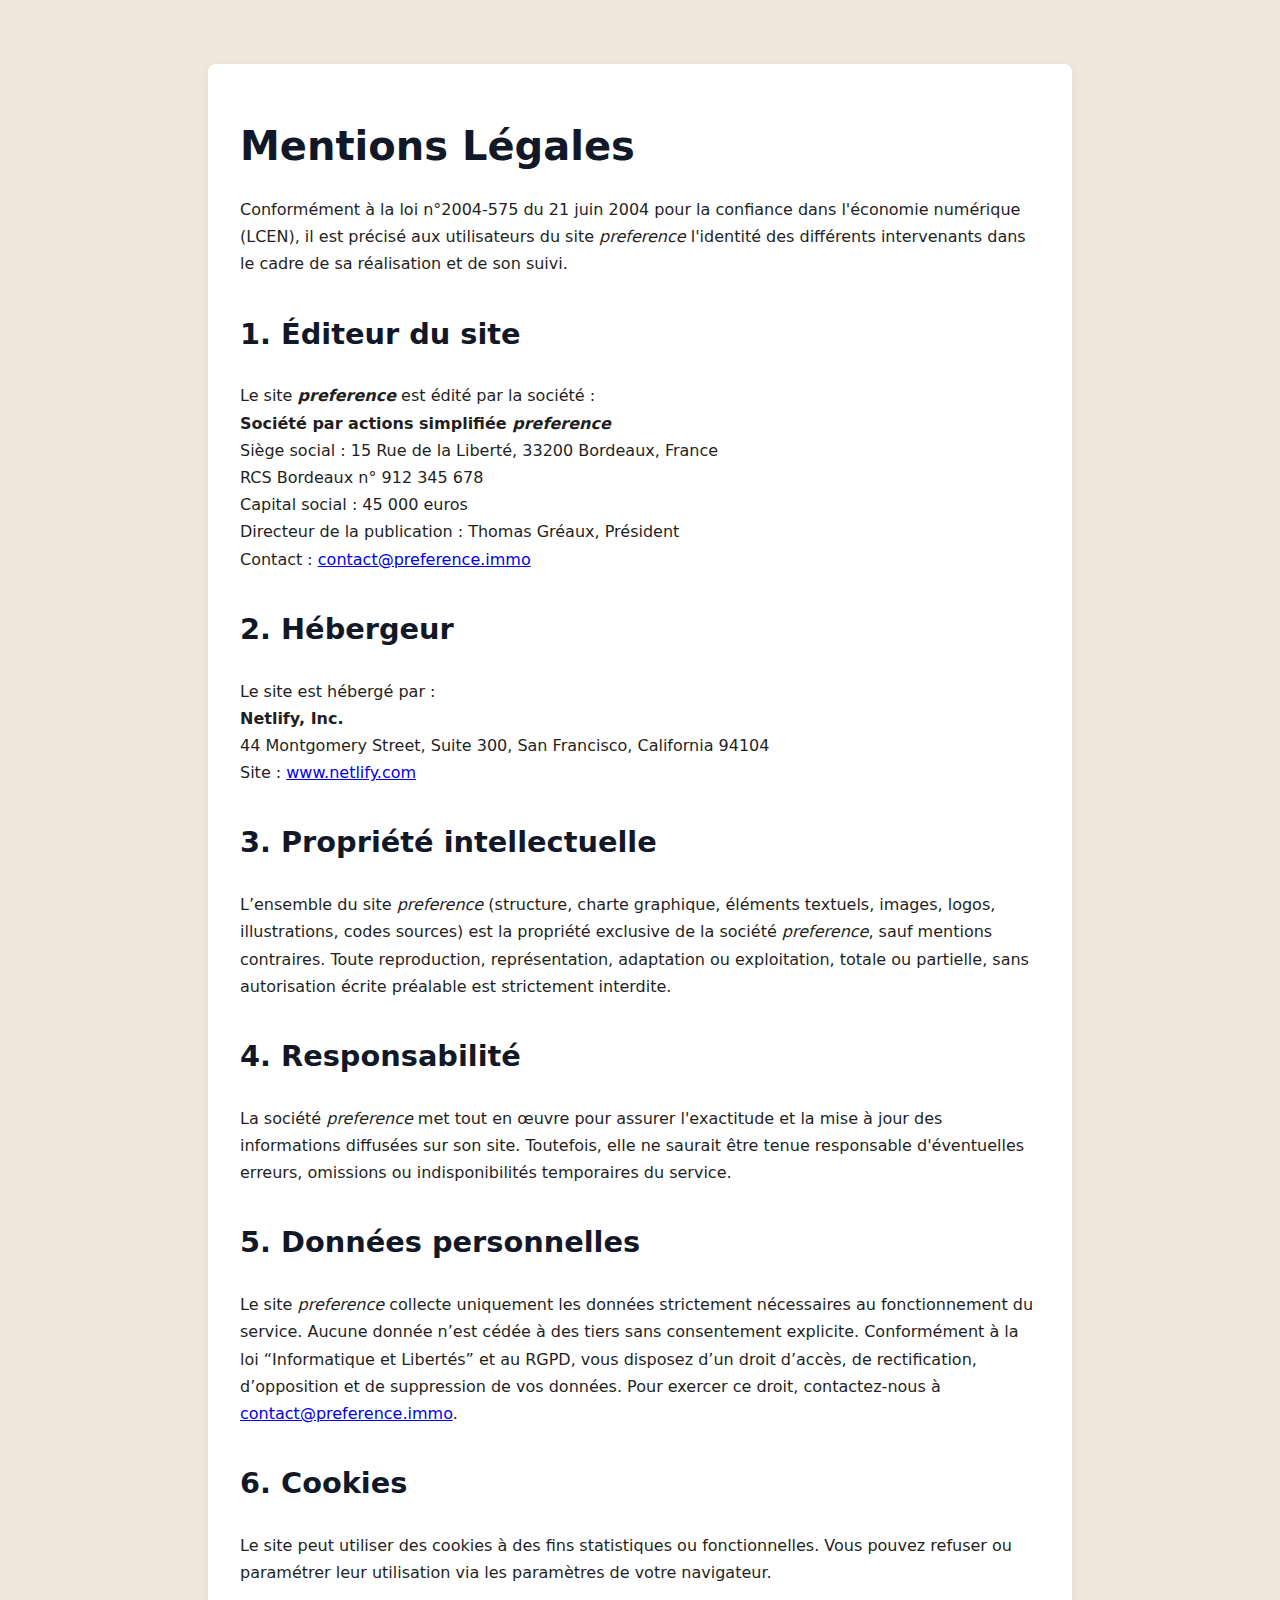
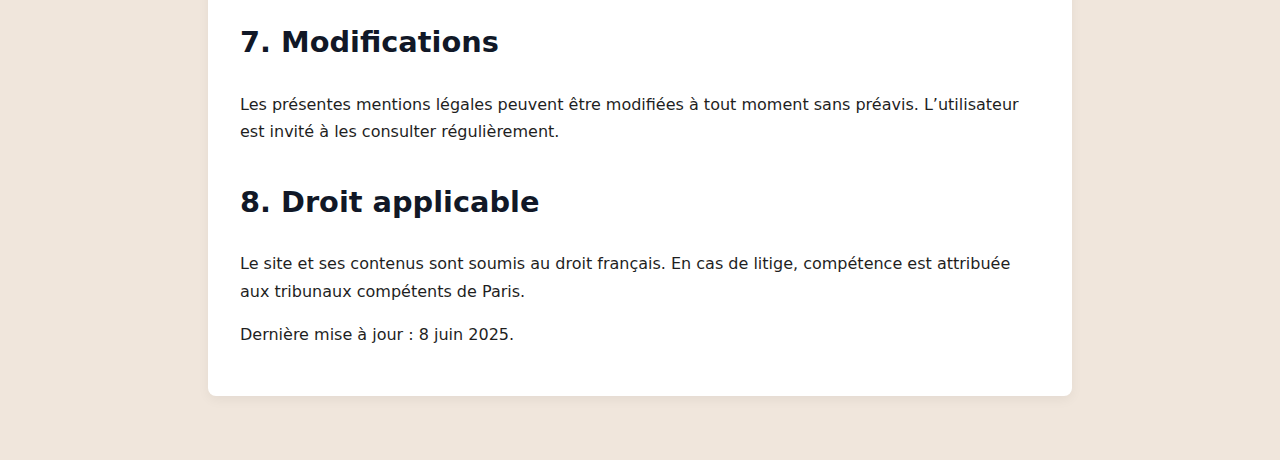
<file: public/legal/notice.html>
<!DOCTYPE html>
<html lang="fr">
<head>
  <meta charset="UTF-8" />
  <meta name="viewport" content="width=device-width, initial-scale=1.0"/>
  <title>Mentions Légales – <em>preference</em></title>
     <style>
    body {
      font-family: system-ui, -apple-system, sans-serif;
      background-color: #f0e6dc;
      color: #1f1f1f;
      margin: 0;
      padding: 0;
      line-height: 1.7;
    }
    main {
      max-width: 800px;
      margin: 4rem auto;
      background-color: #fff;
      padding: 3rem 2rem;
      border-radius: 8px;
      box-shadow: 0 4px 12px rgba(0, 0, 0, 0.05);
    }
    h1, h2, h3 {
      color: #111827;
    }
    h1 {
      font-size: 2.5rem;
      margin-bottom: 1rem;
      margin-top: 0;
    }
    h2 {
      font-size: 1.8rem;
      margin-top: 2rem;
    }
    h3 {
      font-size: 1.2rem;
      margin-top: 1.5rem;
    }
    p {
      margin-bottom: 1rem;
    }
  </style>
</head>
<body>
<main>
  <h1>Mentions Légales</h1>

  <p>Conformément à la loi n°2004-575 du 21 juin 2004 pour la confiance dans l'économie numérique (LCEN), il est précisé aux utilisateurs du site <em>preference</em> l'identité des différents intervenants dans le cadre de sa réalisation et de son suivi.</p>

  <h2>1. Éditeur du site</h2>
  <p>
    Le site <strong><em>preference</em></strong> est édité par la société :
    <br/>
    <strong>Société par actions simplifiée <em>preference</em></strong><br/>
    Siège social : 15 Rue de la Liberté, 33200 Bordeaux, France<br/>
    RCS Bordeaux n° 912 345 678<br/>
    Capital social : 45 000 euros<br/>
    Directeur de la publication : Thomas Gréaux, Président<br/>
    Contact : <a href="mailto:contact@preference.immo">contact@preference.immo</a>
  </p>

  <h2>2. Hébergeur</h2>
  <p>
    Le site est hébergé par :
    <br/>
    <strong>Netlify, Inc.</strong><br/>
    44 Montgomery Street, Suite 300, San Francisco, California 94104<br/>
    Site : <a href="https://www.netlify.com/">www.netlify.com</a>
  </p>

  <h2>3. Propriété intellectuelle</h2>
  <p>
    L’ensemble du site <em>preference</em> (structure, charte graphique, éléments textuels, images, logos, illustrations, codes sources) est la propriété exclusive de la société <em>preference</em>, sauf mentions contraires.
    Toute reproduction, représentation, adaptation ou exploitation, totale ou partielle, sans autorisation écrite préalable est strictement interdite.
  </p>

  <h2>4. Responsabilité</h2>
  <p>
    La société <em>preference</em> met tout en œuvre pour assurer l'exactitude et la mise à jour des informations diffusées sur son site. Toutefois, elle ne saurait être tenue responsable d'éventuelles erreurs, omissions ou indisponibilités temporaires du service.
  </p>

  <h2>5. Données personnelles</h2>
  <p>
    Le site <em>preference</em> collecte uniquement les données strictement nécessaires au fonctionnement du service. Aucune donnée n’est cédée à des tiers sans consentement explicite.
    Conformément à la loi “Informatique et Libertés” et au RGPD, vous disposez d’un droit d’accès, de rectification, d’opposition et de suppression de vos données. Pour exercer ce droit, contactez-nous à <a href="mailto:contact@preference.immo">contact@preference.immo</a>.
  </p>

  <h2>6. Cookies</h2>
  <p>
    Le site peut utiliser des cookies à des fins statistiques ou fonctionnelles. Vous pouvez refuser ou paramétrer leur utilisation via les paramètres de votre navigateur.
  </p>

  <h2>7. Modifications</h2>
  <p>
    Les présentes mentions légales peuvent être modifiées à tout moment sans préavis. L’utilisateur est invité à les consulter régulièrement.
  </p>

  <h2>8. Droit applicable</h2>
  <p>
    Le site et ses contenus sont soumis au droit français. En cas de litige, compétence est attribuée aux tribunaux compétents de Paris.
  </p>

  <footer>
    Dernière mise à jour : 8 juin 2025.
  </footer>
</main>
</body>
</html>
</file>
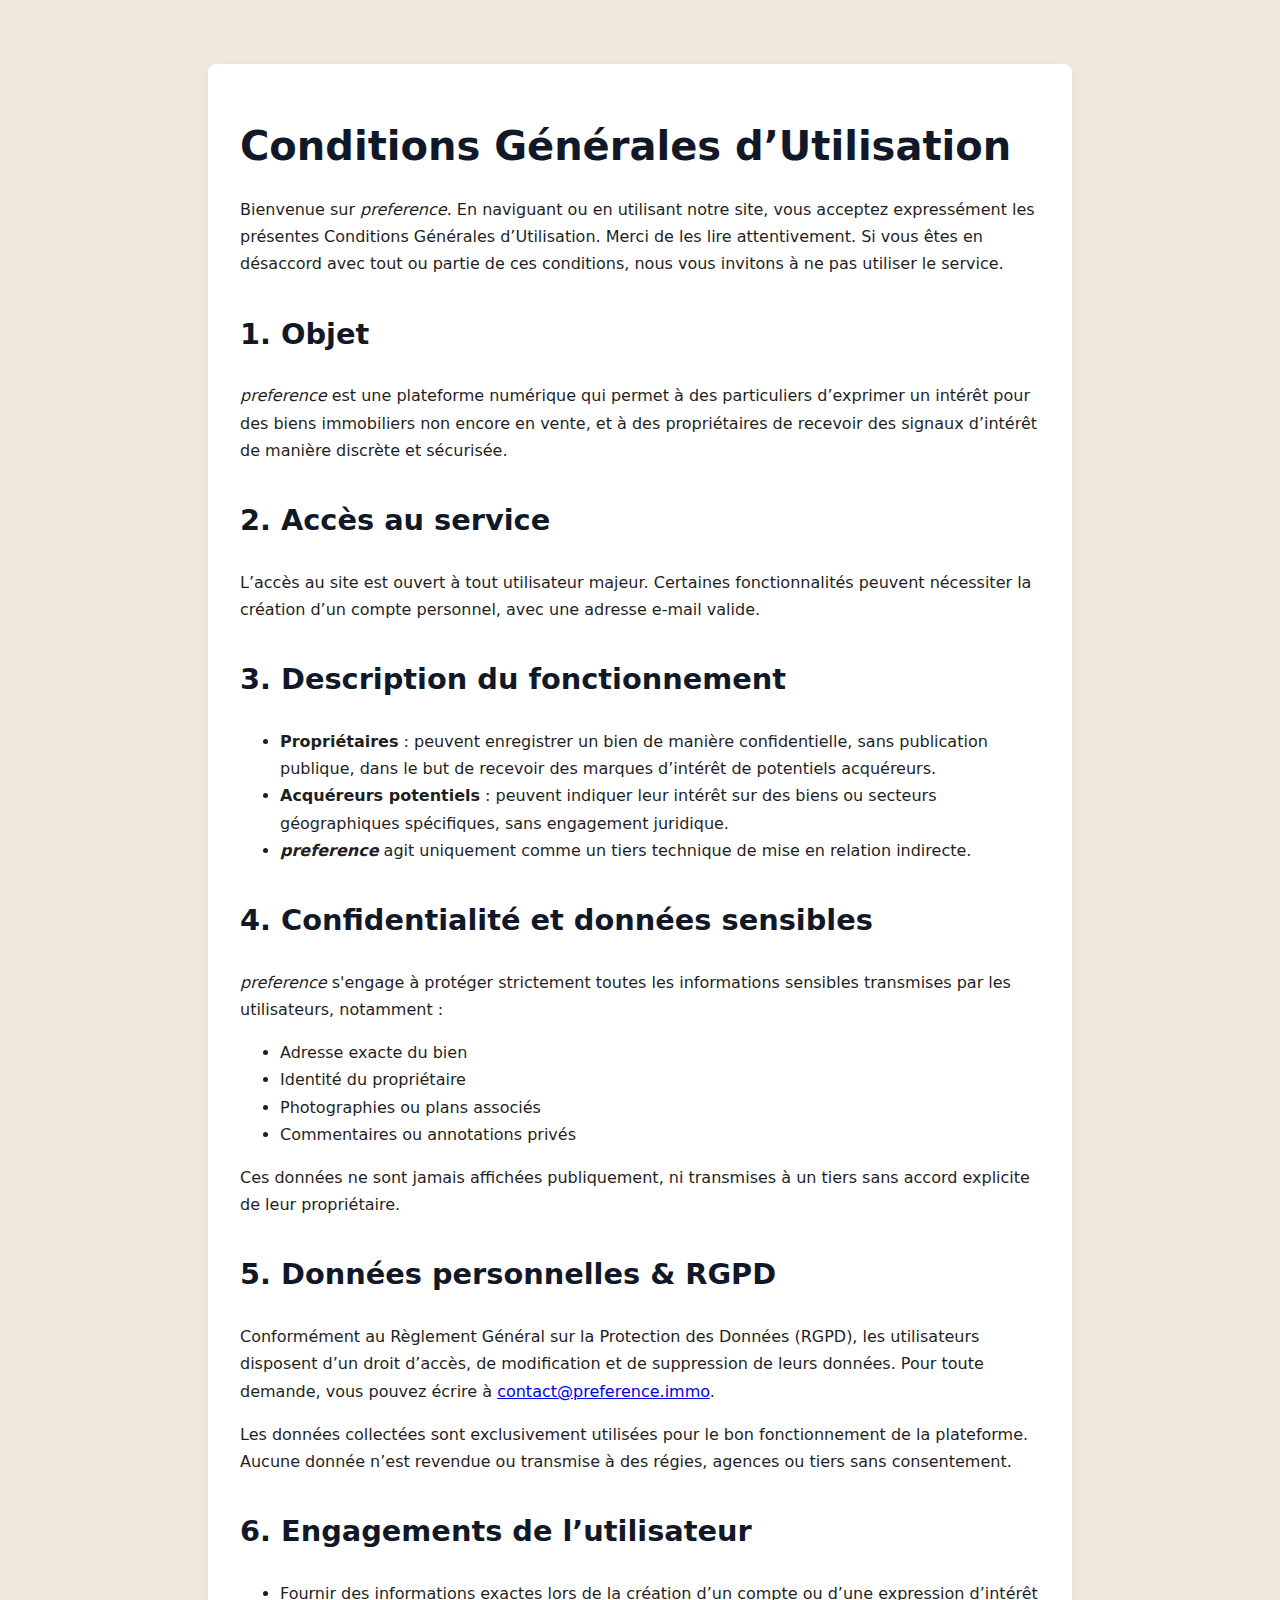
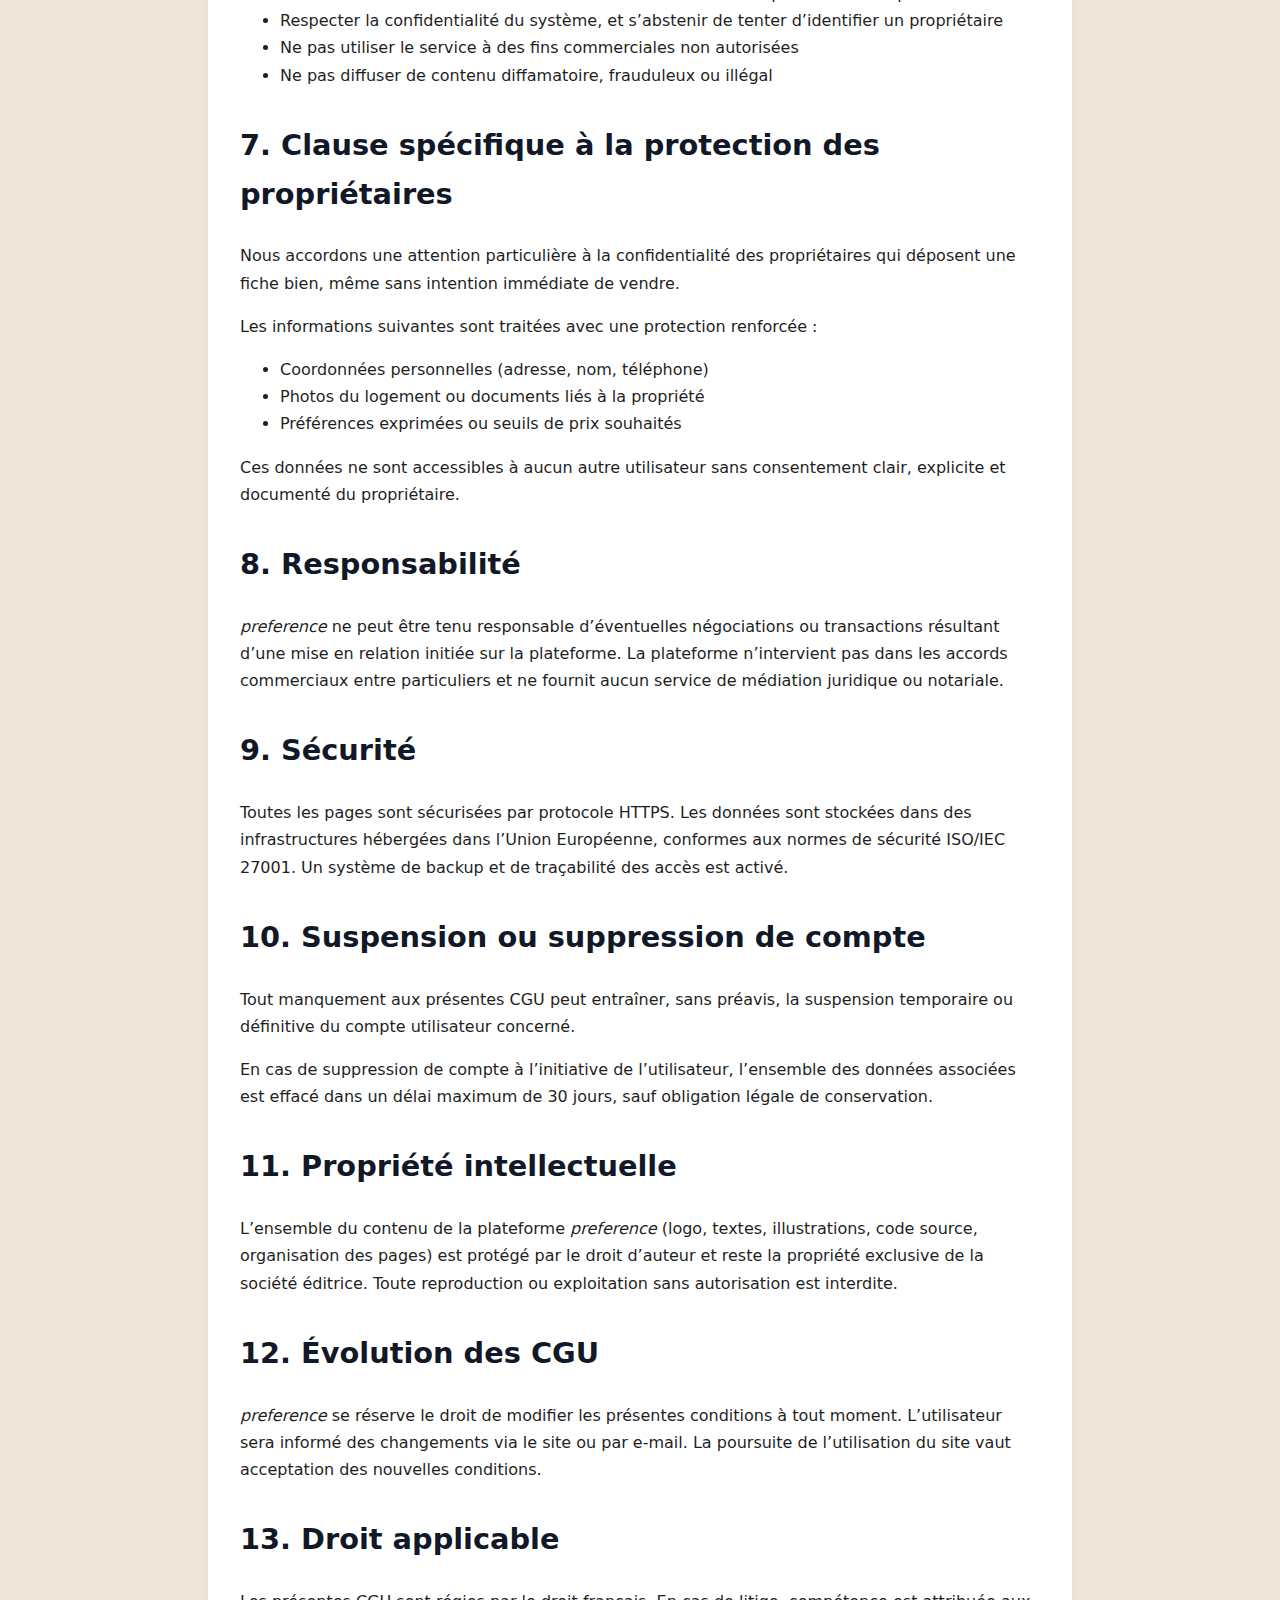
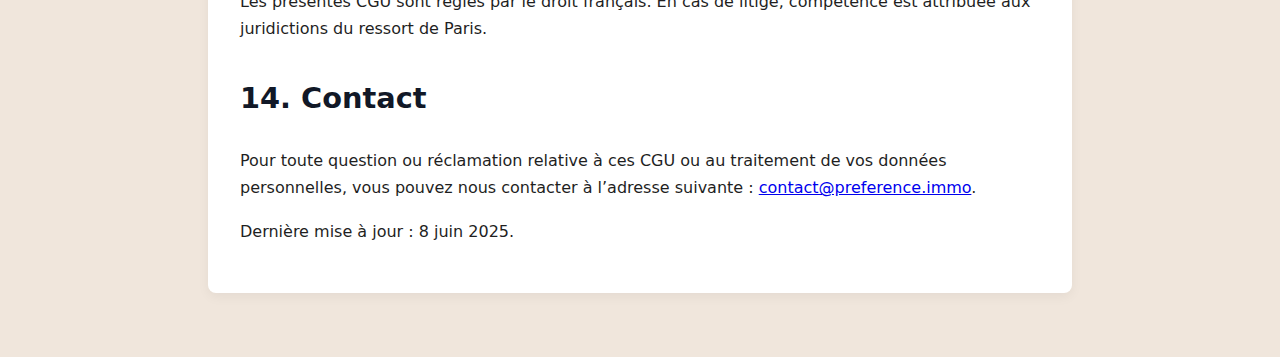
<file: public/legal/terms.html>
<!DOCTYPE html>
<html lang="fr">
<head>
  <meta charset="UTF-8" />
  <meta name="viewport" content="width=device-width, initial-scale=1.0"/>
  <title>Conditions Générales d’Utilisation – <em>preference</em></title>
   <style>
    body {
      font-family: system-ui, -apple-system, sans-serif;
      background-color: #f0e6dc;
      color: #1f1f1f;
      margin: 0;
      padding: 0;
      line-height: 1.7;
    }
    main {
      max-width: 800px;
      margin: 4rem auto;
      background-color: #fff;
      padding: 3rem 2rem;
      border-radius: 8px;
      box-shadow: 0 4px 12px rgba(0, 0, 0, 0.05);
    }
    h1, h2, h3 {
      color: #111827;
    }
    h1 {
      font-size: 2.5rem;
      margin-bottom: 1rem;
      margin-top: 0;
    }
    h2 {
      font-size: 1.8rem;
      margin-top: 2rem;
    }
    h3 {
      font-size: 1.2rem;
      margin-top: 1.5rem;
    }
    p {
      margin-bottom: 1rem;
    }
  </style>
</head>
<body>
<main>
  <h1>Conditions Générales d’Utilisation</h1>

  <p>Bienvenue sur <em>preference</em>. En naviguant ou en utilisant notre site, vous acceptez expressément les présentes Conditions Générales d’Utilisation. Merci de les lire attentivement. Si vous êtes en désaccord avec tout ou partie de ces conditions, nous vous invitons à ne pas utiliser le service.</p>

  <h2>1. Objet</h2>
  <p><em>preference</em> est une plateforme numérique qui permet à des particuliers d’exprimer un intérêt pour des biens immobiliers non encore en vente, et à des propriétaires de recevoir des signaux d’intérêt de manière discrète et sécurisée.</p>

  <h2>2. Accès au service</h2>
  <p>L’accès au site est ouvert à tout utilisateur majeur. Certaines fonctionnalités peuvent nécessiter la création d’un compte personnel, avec une adresse e-mail valide.</p>

  <h2>3. Description du fonctionnement</h2>
  <ul>
    <li><strong>Propriétaires</strong> : peuvent enregistrer un bien de manière confidentielle, sans publication publique, dans le but de recevoir des marques d’intérêt de potentiels acquéreurs.</li>
    <li><strong>Acquéreurs potentiels</strong> : peuvent indiquer leur intérêt sur des biens ou secteurs géographiques spécifiques, sans engagement juridique.</li>
    <li><strong><em>preference</em></strong> agit uniquement comme un tiers technique de mise en relation indirecte.</li>
  </ul>

  <h2>4. Confidentialité et données sensibles</h2>
  <p><em>preference</em> s'engage à protéger strictement toutes les informations sensibles transmises par les utilisateurs, notamment :</p>
  <ul>
    <li>Adresse exacte du bien</li>
    <li>Identité du propriétaire</li>
    <li>Photographies ou plans associés</li>
    <li>Commentaires ou annotations privés</li>
  </ul>
  <p>Ces données ne sont jamais affichées publiquement, ni transmises à un tiers sans accord explicite de leur propriétaire.</p>

  <h2>5. Données personnelles & RGPD</h2>
  <p>Conformément au Règlement Général sur la Protection des Données (RGPD), les utilisateurs disposent d’un droit d’accès, de modification et de suppression de leurs données. Pour toute demande, vous pouvez écrire à <a href="mailto:contact@preference.immo">contact@preference.immo</a>.</p>
  <p>Les données collectées sont exclusivement utilisées pour le bon fonctionnement de la plateforme. Aucune donnée n’est revendue ou transmise à des régies, agences ou tiers sans consentement.</p>

  <h2>6. Engagements de l’utilisateur</h2>
  <ul>
    <li>Fournir des informations exactes lors de la création d’un compte ou d’une expression d’intérêt</li>
    <li>Respecter la confidentialité du système, et s’abstenir de tenter d’identifier un propriétaire</li>
    <li>Ne pas utiliser le service à des fins commerciales non autorisées</li>
    <li>Ne pas diffuser de contenu diffamatoire, frauduleux ou illégal</li>
  </ul>

  <h2>7. Clause spécifique à la protection des propriétaires</h2>
  <p>Nous accordons une attention particulière à la confidentialité des propriétaires qui déposent une fiche bien, même sans intention immédiate de vendre.</p>
  <p>Les informations suivantes sont traitées avec une protection renforcée :</p>
  <ul>
    <li>Coordonnées personnelles (adresse, nom, téléphone)</li>
    <li>Photos du logement ou documents liés à la propriété</li>
    <li>Préférences exprimées ou seuils de prix souhaités</li>
  </ul>
  <p>Ces données ne sont accessibles à aucun autre utilisateur sans consentement clair, explicite et documenté du propriétaire.</p>

  <h2>8. Responsabilité</h2>
  <p><em>preference</em> ne peut être tenu responsable d’éventuelles négociations ou transactions résultant d’une mise en relation initiée sur la plateforme. La plateforme n’intervient pas dans les accords commerciaux entre particuliers et ne fournit aucun service de médiation juridique ou notariale.</p>

  <h2>9. Sécurité</h2>
  <p>Toutes les pages sont sécurisées par protocole HTTPS. Les données sont stockées dans des infrastructures hébergées dans l’Union Européenne, conformes aux normes de sécurité ISO/IEC 27001. Un système de backup et de traçabilité des accès est activé.</p>

  <h2>10. Suspension ou suppression de compte</h2>
  <p>Tout manquement aux présentes CGU peut entraîner, sans préavis, la suspension temporaire ou définitive du compte utilisateur concerné.</p>
  <p>En cas de suppression de compte à l’initiative de l’utilisateur, l’ensemble des données associées est effacé dans un délai maximum de 30 jours, sauf obligation légale de conservation.</p>

  <h2>11. Propriété intellectuelle</h2>
  <p>L’ensemble du contenu de la plateforme <em>preference</em> (logo, textes, illustrations, code source, organisation des pages) est protégé par le droit d’auteur et reste la propriété exclusive de la société éditrice. Toute reproduction ou exploitation sans autorisation est interdite.</p>

  <h2>12. Évolution des CGU</h2>
  <p><em>preference</em> se réserve le droit de modifier les présentes conditions à tout moment. L’utilisateur sera informé des changements via le site ou par e-mail. La poursuite de l’utilisation du site vaut acceptation des nouvelles conditions.</p>

  <h2>13. Droit applicable</h2>
  <p>Les présentes CGU sont régies par le droit français. En cas de litige, compétence est attribuée aux juridictions du ressort de Paris.</p>

  <h2>14. Contact</h2>
  <p>Pour toute question ou réclamation relative à ces CGU ou au traitement de vos données personnelles, vous pouvez nous contacter à l’adresse suivante : <a href="mailto:contact@preference.immo">contact@preference.immo</a>.</p>

  <footer>
    Dernière mise à jour : 8 juin 2025.
  </footer>
</main>
</body>
</html>
</file>
